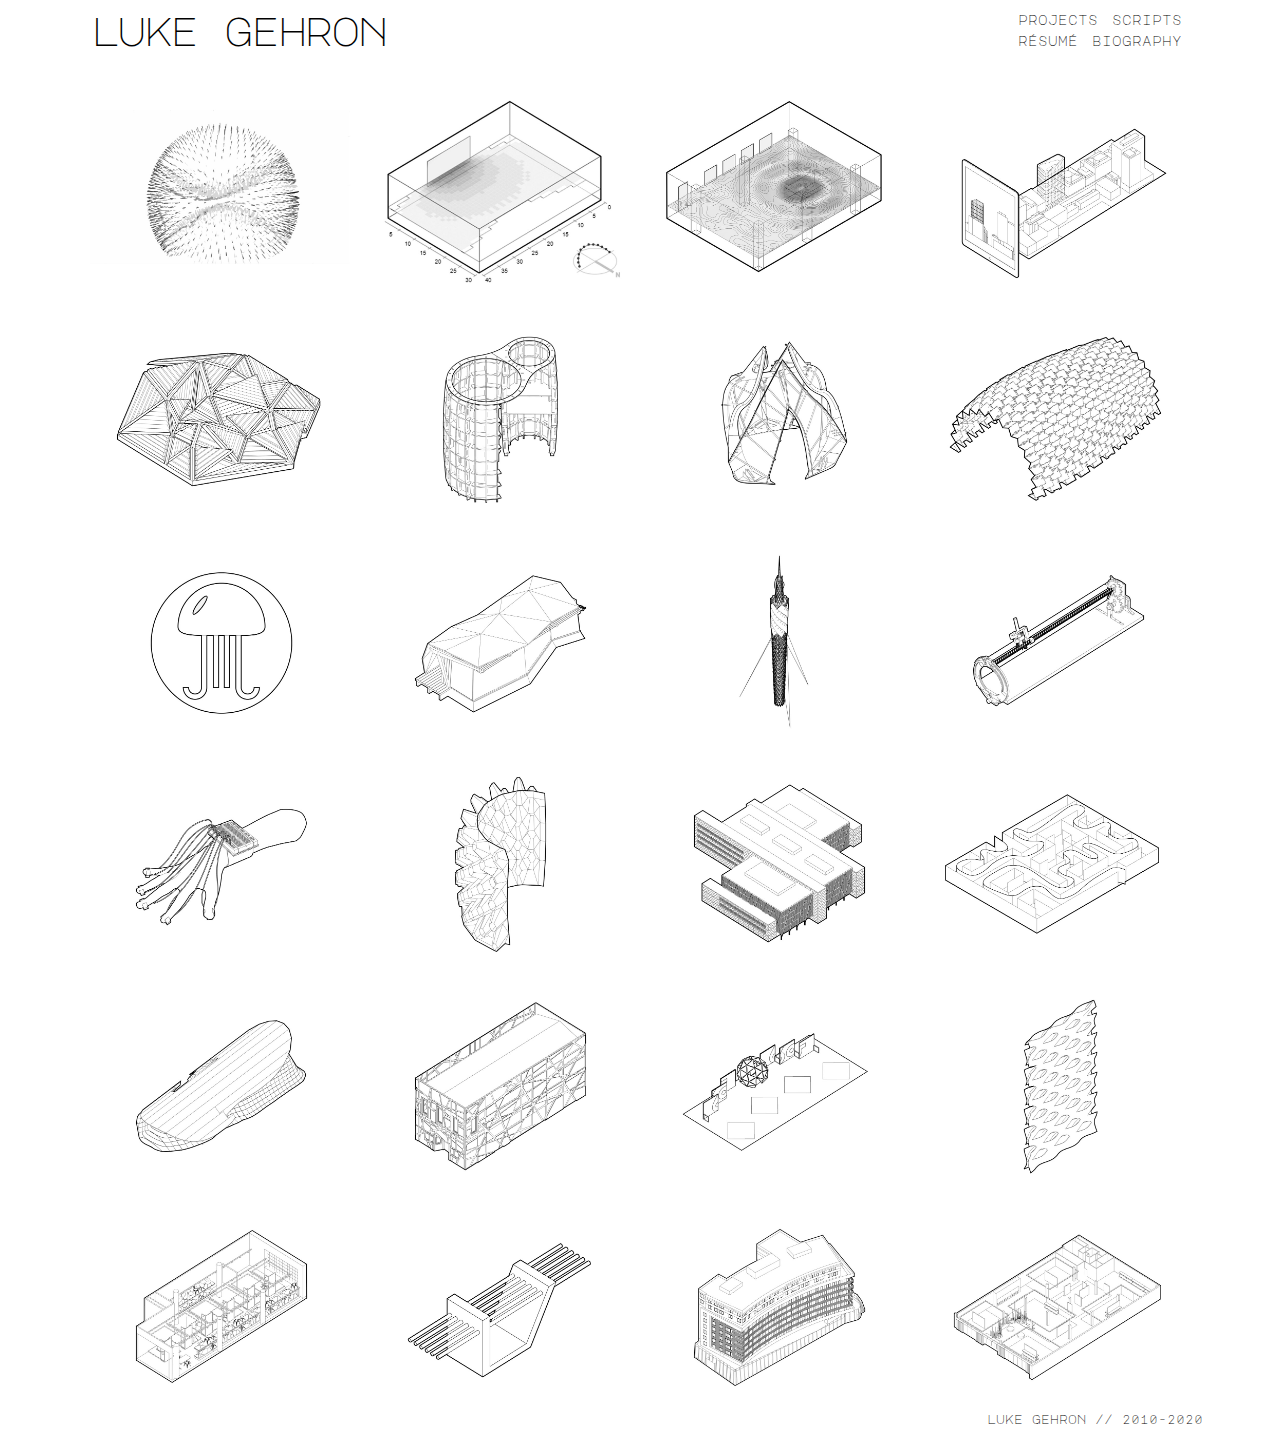
<file: index.html>
<!DOCTYPE html>
<html lang="en">

<head>
  <meta charset="UTF-8">
  <meta name="viewport" content="width=device-width, initial-scale=1.0">
  <link href="https://fonts.googleapis.com/css?family=Major+Mono+Display" rel="stylesheet">
  <title>LUKE GEHRON || PROJECTS</title>
  <style>
    @import url('project/css/styles.css');
    @import url('./nav.css');
    @import url('./print.css');
  </style>
</head>



<body>
  <div class="nav-container">
    <nav id="topBar">
      <span id="title" class="logo">luke gehron</span>
      <div class="right-menu" id="tableSpan">
        <table>
          <tr>
            <td>
              <a href="index.html">projects</a>
            </td>
            <td>
              <a href="#">scripts</a>
            </td>
          </tr>
        </table>
        <table>
          <tr>
            <td>
              <a href="#">résumé</a>
            </td>
            <td>
              <a href="bio.html">biography</a>
            </td>
          </tr>
        </table>
      </div>
    </nav>
  </div>



  <br><br><br><br>

  <section class="basic-grid">
    <div class="card">
      <div class="hovereffect">
        <img class="img-responsive" src="images/SoundSp1.jpg" alt="sound space">
        <div class="textover twoline">
          <a class="info" href="project/index.html">
            sound space
          </a>
        </div>
      </div>
    </div>
    <div class="card">
      <div class="hovereffect">
        <img class="img-responsive" src="images/SolarTool3.jpg" alt="solar comfort tool">
        <div class="textover threeline">
          <a class="info" href="#">
            solar comfort tool
          </a>
        </div>
      </div>
    </div>
    <div class="card">
      <div class="hovereffect">
        <img class="img-responsive" src="images/SoundSpace2.jpg" alt="acoustic analysis tool">
        <div class="textover threeline">
          <a class="info" href="#">
            acoustic analysis tool
          </a>
        </div>
      </div>
    </div>
    <div class="card">
      <div class="hovereffect">
        <img class="img-responsive" src="images/ARApp2.jpg" alt="bldg ballot">
        <div class="textover twoline">
          <a class="info" href="#">
            bldg ballot
          </a>
        </div>
      </div>
    </div>
    <div class="card">
      <div class="hovereffect">
        <img class="img-responsive" src="images/ACAW2.jpg" alt="ceramic hexture">
        <div class="textover twoline">
          <a class="info" href="#">
            ceramic hexture
          </a>
        </div>
      </div>
    </div>
    <div class="card">
      <div class="hovereffect">
        <img class="img-responsive" src="images/BookBooth1.jpg" alt="puzzle piece booth">
        <div class="textover threeline">
          <a class="info" href="#">
            puzzle piece booth
          </a>
        </div>
      </div>
    </div>
    <div class="card">
      <div class="hovereffect">
        <img class="img-responsive" src="images/Shelter1.jpg" alt="paper shelter">
        <div class="textover twoline">
          <a class="info" href="#">
            paper shelter
          </a>
        </div>
      </div>
    </div>
    <div class="card">
      <div class="hovereffect">
        <img class="img-responsive" src="images/Modular1.jpg" alt="modular pavilion">
        <div class="textover twoline">
          <a class="info" href="#">
            modular pavilion
          </a>
        </div>
      </div>
    </div>
    <div class="card">
      <div class="hovereffect">
        <img class="img-responsive" src="images/J3lly1.jpg" alt="j3lly: rhino contol">
        <div class="textover threeline">
          <a class="info" href="#">
            j3lly: rhino contol
          </a>
        </div>
      </div>
    </div>

    <div class="card">
      <div class="hovereffect">
        <img class="img-responsive" src="images/Cabins1.jpg" alt="hillside cabins">
        <div class="textover twoline">
          <a class="info" href="#">
            hillside cabins
          </a>
        </div>
      </div>
    </div>
    <div class="card">
      <div class="hovereffect">
        <img class="img-responsive" src="images/Tower1.jpg" alt="central park tower">
        <div class="textover threeline">
          <a class="info" href="#">
            central park tower
          </a>
        </div>
      </div>
    </div>
    <div class="card">
      <div class="hovereffect">
        <img class="img-responsive" src="images/Tattoo1.jpg" alt="digital tattoo machine">
        <div class="textover threeline">
          <a class="info" href="#">
            digital tattoo machine
          </a>
        </div>
      </div>
    </div>
    <div class="card">
      <div class="hovereffect">
        <img class="img-responsive" src="images/GloveKeyboard1.jpg" alt="glove keyboard">
        <div class="textover twoline">
          <a class="info" href="#">
            glove keyboard
          </a>
        </div>
      </div>
    </div>
    <div class="card">
      <div class="hovereffect">
        <img class="img-responsive" src="images/SoundPod1.jpg" alt="sound pod">
        <div class="textover twoline">
          <a class="info" href="#">
            sound pod
          </a>
        </div>
      </div>
    </div>
    <div class="card">
      <div class="hovereffect">
        <img class="img-responsive" src="images/Healthcare1.jpg" alt="health care clinic">
        <div class="textover threeline">
          <a class="info" href="#">
            health care clinic
          </a>
        </div>
      </div>
    </div>
    <div class="card">
      <div class="hovereffect">
        <img class="img-responsive" src="images/FlowPathSim1.jpg" alt="flow path tool">
        <div class="textover threeline">
          <a class="info" href="#">
            flow path tool
          </a>
        </div>
      </div>
    </div>
    <div class="card">
      <div class="hovereffect">
        <img class="img-responsive" src="images/Gallery1.jpg" alt="art gallery">
        <div class="textover twoline">
          <a class="info" href="#">
            art gallery
          </a>
        </div>
      </div>
    </div>
    <div class="card">
      <div class="hovereffect">
        <img class="img-responsive" src="images/Bookstore1.jpg" alt="bookstore">
        <div class="textover threeline">
          <a class="info" href="#"><br>
            bookstore
          </a>
        </div>
      </div>
    </div>
    <div class="card">
      <div class="hovereffect">
        <img class="img-responsive" src="images/Best1.jpg" alt="stage set">
        <div class="textover twoline">
          <a class="info" href="#">
            stage set
          </a>
        </div>
      </div>
    </div>
    <div class="card">
      <div class="hovereffect">
        <img class="img-responsive" src="images/Kayak1.jpg" alt="kayak center">
        <div class="textover twoline">
          <a class="info" href="#">
            kayak center
          </a>
        </div>
      </div>
    </div>
    <div class="card">
      <div class="hovereffect">
        <img class="img-responsive" src="images/DWRBoston1.jpg" alt="dwr boston">
        <div class="textover twoline">
          <a class="info" href="#">
            dwr boston
          </a>
        </div>
      </div>
    </div>
    <div class="card">
      <div class="hovereffect">
        <img class="img-responsive" src="images/Bench1.jpg" alt="concrete conduit bench">
        <div class="textover threeline">
          <a class="info" href="#">
            concrete conduit bench
          </a>
        </div>
      </div>
    </div>
    <div class="card">
      <div class="hovereffect">
        <img class="img-responsive" src="images/136Summit1.jpg" alt="136 summit ave">
        <div class="textover threeline">
          <a class="info" href="#">
            136 summit ave
          </a>
        </div>
      </div>
    </div>
    <div class="card">
      <div class="hovereffect">
        <img class="img-responsive" src="images/DWRGraphics1.jpg" alt="dwr studio grapics">
        <div class="textover threeline">
          <a class="info" href="#">
            dwr studio graphics
          </a>
        </div>
      </div>
    </div>


  </section>

  <div>

    <a href="#" style="float: right; margin-bottom: 6px;">luke gehron // 2010-2020</a>

  </div>

</body>

</html>
</file>
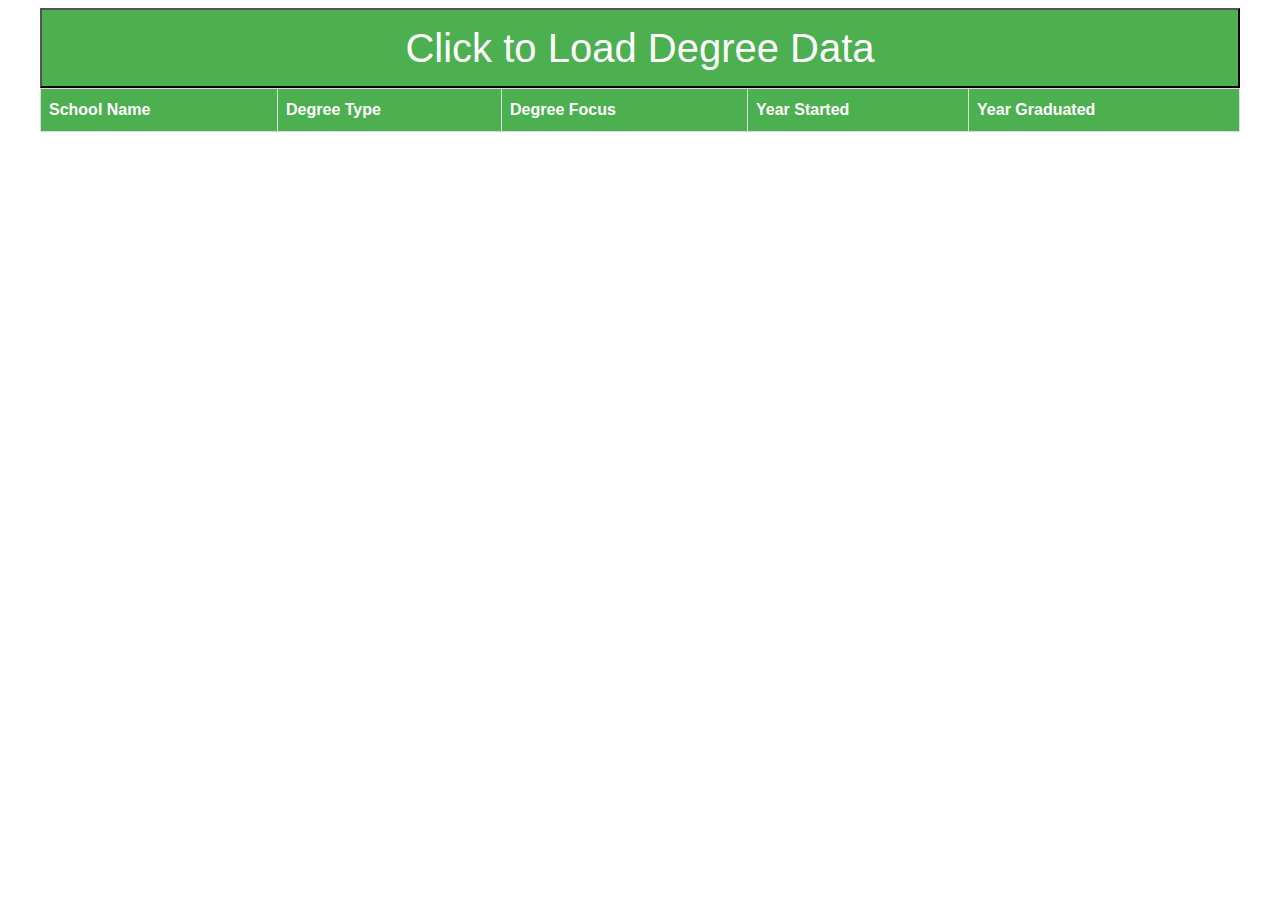
<file: degrees/index.html>
<!DOCTYPE html>
<html lang="en">
<head>
    <meta charset="UTF-8">
    <meta name="viewport" content="width=device-width, initial-scale=1.0">
    <title>CS601 HW 5</title>
    <link rel="stylesheet" type="text/css" href="style.css">
        

</head>
<body>
    <div class="buttonDiv">
        <button onclick="buttonclicked()">Click to Load Degree Data</button>
    </div>
    
    <table id="myTable">
        <tr>
            <th>
                School Name
            </th>
            <th>
                Degree Type
            </th>
            <th>
                Degree Focus
            </th>
            <th>
                Year Started
            </th>
            <th>
                Year Graduated
            </th>
        </tr>
    </table>

    <script src="script.js"></script>
    

    
    
</body>
</html>
</file>
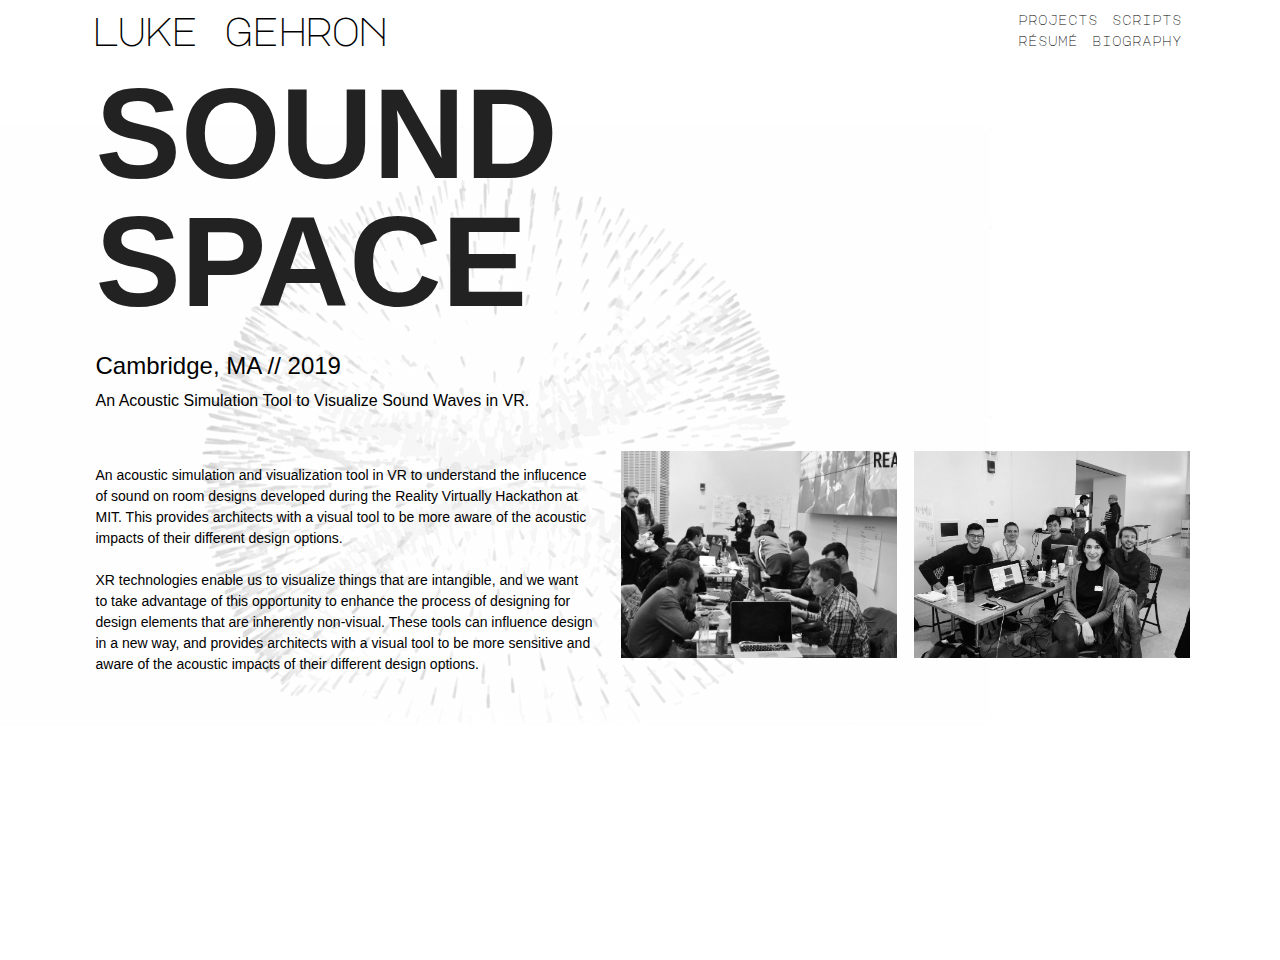
<file: project/index.html>
<!DOCTYPE html>
<html lang="en">

<head>
    <meta charset="UTF-8">
    <meta name="viewport" content="width=device-width, initial-scale=1.0">
    <title>SOUND SPACE</title>
    <link rel="stylesheet" href="css/styles.css">
    <link rel="stylesheet" href="../nav.css">
    <link rel="stylesheet" href="../print.css">
    <link href="https://fonts.googleapis.com/css?family=Major+Mono+Display" rel="stylesheet">
    <style>
        @media screen {
    
            .description::after {
                content: url(../images/SoundSp1.jpg);
                display: block;
            }
        }
    
        
    </style>
</head>



<body>
    <div class="nav-container">
      <nav id="topBar">
        <span id="title" class="logo">luke gehron</span>
        <div class="right-menu" id="tableSpan">
          <table>
            <tr>
              <td>
                <a href="../index.html">projects</a>
              </td>
              <td>
                <a href="#">scripts</a>
              </td>
            </tr>
          </table>
          <table>
            <tr>
              <td>
                <a href="#">résumé</a>
              </td>
              <td>
                <a href="../bio.html">biography</a>
              </td>
            </tr>
          </table>
        </div>
      </nav>
      <br><br><br><br><br>
    </div>
  




    <div class="main-grid">

        <main>
            <h1 class="title">Sound Space</h1>
            <span class="location">Cambridge, MA // 2019<br><br>
                <span class="what">An Acoustic Simulation Tool to Visualize Sound Waves in VR. 
                </span></span>
            <iframe width="100%" height="360px" src="https://www.youtube.com/embed/3bQfJdd1CYg"
                allow="accelerometer; encrypted-media; gyroscope; picture-in-picture" allowfullscreen style="filter:invert(100%) hue-rotate(.5turn) "
                frameborder="0px" class="primary-image"></iframe>
            <!-- <iframe src="https://player.vimeo.com/video/367768436" width="100%" height="360px" allowfullscreen class="primary-image" style="background-color: black;"></iframe> -->
            <div class="secondary-images">
                <img src="hack1.jpg" alt="" class="secondary-image">
                <img src="hack2.jpg" alt="" class="secondary-image">
            </div>
            <!-- <div class="tertiary-images">
                <img src="img/house.jpg" alt="" class="secondary-image">
                <img src="img/house.jpg" alt="" class="secondary-image">
            </div> -->

            <p class="description">An acoustic simulation and visualization tool in VR to understand the influcence of sound on room designs developed during the Reality Virtually Hackathon at MIT. 
                This provides architects with a visual tool to be more aware of the acoustic impacts of their different design options.<br><br>
                XR technologies enable us to visualize things that are intangible, and we want to take advantage of this opportunity to enhance the process of designing for design elements that are inherently non-visual. 
                These tools can influence design in a new way, and provides architects with a visual tool to be more sensitive and aware of the acoustic impacts of their different design options.
            
            </p>


        </main>

    </div>

</body>

</html>
</file>
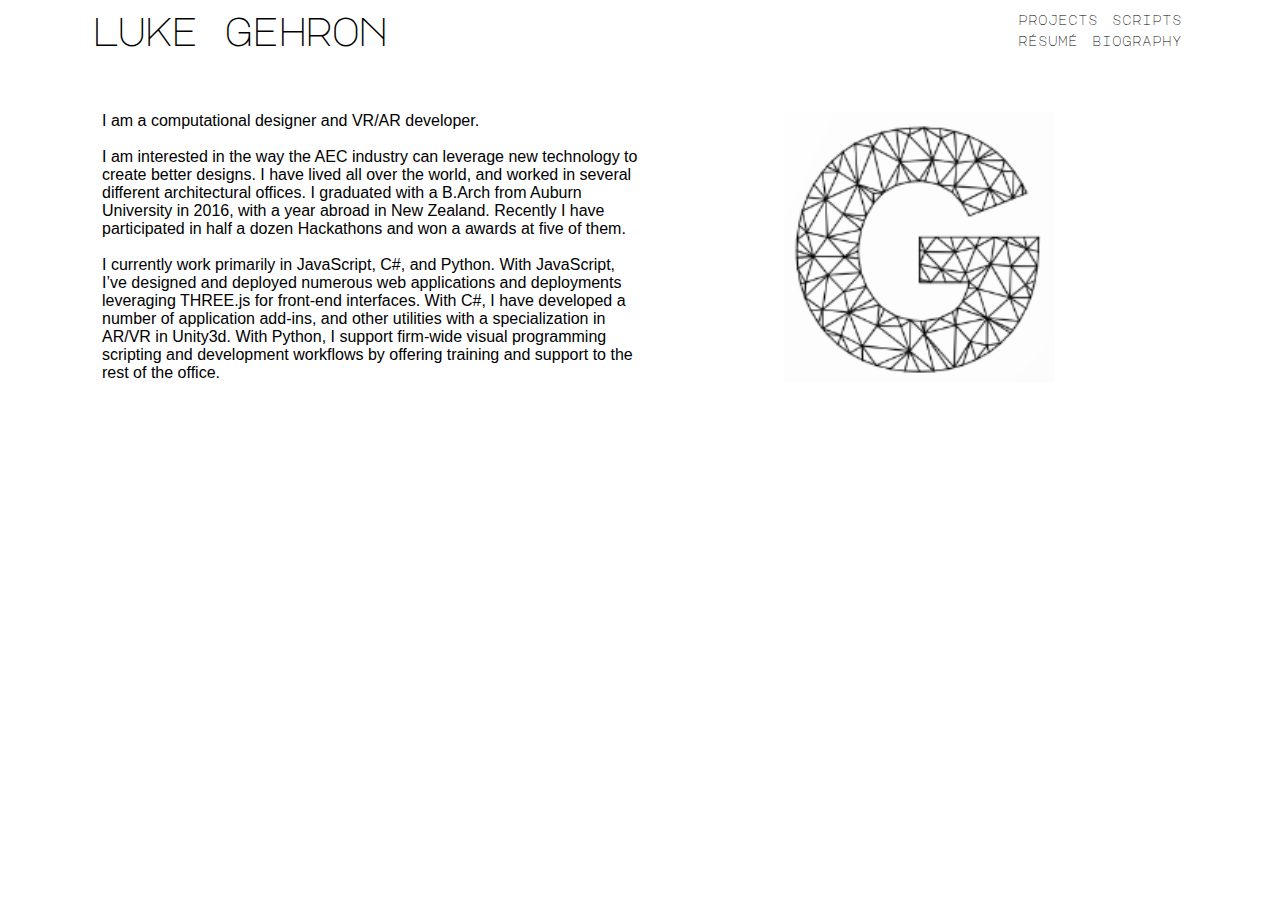
<file: bio.html>
<!DOCTYPE html>
<html lang="en">
<head>
  <meta charset="UTF-8">
  <meta name="viewport" content="width=device-width, initial-scale=1.0">
  <title>LUKE GEHRON || BIO</title>
  <link href="https://fonts.googleapis.com/css?family=Major+Mono+Display" rel="stylesheet">
    
  <style>
    @import url('project/css/styles.css');
    @import url('nav.css');
    @import url('print.css');

</style>
</head>
<body>
    <div class="nav-container">
      <nav id="topBar">
        <span id="title" class="logo">luke gehron</span>
        <div class="right-menu" id="tableSpan">
          <table>
            <tr>
              <td>
                <a href="index.html">projects</a>
              </td>
              <td>
                <a href="#">scripts</a>
              </td>
            </tr>
          </table>
          <table>
            <tr>
              <td>
                <a href="#">résumé</a>
              </td>
              <td>
                <a href="bio.html">biography</a>
              </td>
            </tr>
          </table>
        </div>
      </nav>
    </div>
  


  <br><br><br><br>



  <div class="basic-grid1">
    
    <!-- <h3>ABOUT</h3> -->
    <p class="about">
      I am a computational designer and VR/AR developer. <br><br>

      I am interested in the way the AEC industry can leverage new technology to create better designs.
      I have lived all over the world, and worked in several different architectural offices. 
      I graduated with a B.Arch from Auburn University in 2016, with a year abroad in New Zealand.
      Recently I have participated in half a dozen Hackathons and won a awards at five of them. <br><br>
    
      I currently work primarily in JavaScript, C#, and Python. 
      With JavaScript, I’ve designed and deployed numerous web applications and deployments leveraging THREE.js for front-end interfaces. 
      With C#, I have developed a number of application add-ins, and other utilities with a specialization in AR/VR in Unity3d. 
      With Python, I support firm-wide visual programming scripting and development workflows by offering training and support to the rest of the office.
    </p>
    <img src="imgs/logo.png" alt="logo" width="50%">
  </div>
  
</body>
</html>
</file>
<file: degrees/style.css>
button{
    width: 100%;
    max-width: 1200px;
    justify-content: center;
    margin: auto;

    background-color: #4CAF50;
    height:80px;
    font-family: "Trebuchet MS", Arial, Helvetica, sans-serif;
    color: white;
    font-size: 40px;
  }
  .buttonDiv{
      width: 100%;
    justify-content: center;
    vertical-align: middle;
    text-align: center;
    margin: auto;
    float:right;
    height:80px;
  }
  #myTable {
    font-family: "Trebuchet MS", Arial, Helvetica, sans-serif;
    border-collapse: collapse;
    width: 100%;
    max-width: 1200px;
    justify-content: center;
    margin: auto;
    margin-top: 50px;
  }
  
  #myTables td, #myTable th {
    border: 1px solid #ddd;
    padding: 8px;
  }
  
  #myTable tr:hover {background-color: #ddd;}
  
  #myTable th {
    padding-top: 12px;
    padding-bottom: 12px;
    text-align: left;
    background-color: #4CAF50;
    color: white;
  }
</file>
<file: project/css/styles.css>
*,
*::before,
*::after {
  box-sizing: border-box;
}


body {
  margin: 1em;
  font-family: sans-serif;
  max-width: 1125px;
  margin: auto;
}

img {
  max-width: 100%;
}


.title {
  color: #222;
  text-transform: uppercase;
  margin: 0;
  line-height: 1;
  font-size: clamp(4rem, 10vw, 8rem);
  z-index: 2;
}

.location {
  margin: 0;
  font-size: 1.5rem;
  line-height: 1rem;
  margin-bottom: 1.5em;
}

.what {
  margin: 0;
  font-size: 1rem;
  line-height: 1rem;
  margin-bottom: 1.5em;
}

.secondary-images {
  display: flex;
  gap: 0.5em;
  margin-top: 0.5em;
  max-width: 100%;
  height: auto;
}

.tertiary-images {
  display: flex;
  gap: 0.5em;
  margin-top: 0.5em;
}

.secondary-image{
  width: min(49%, 400px);
  margin-right: 2%;
  max-width: 100%;
  height: auto;
  filter: grayscale(1);
}



.main-grid{
  line-height: 1.5;
}

@media (min-width: 768px) {

  .main-grid {
    display: grid;
    grid-template-columns:
      minmax(1em, 1fr)
      repeat(2, minmax(10rem, 35rem))
      minmax(5rem, 10rem)
      minmax(1em, 1fr);
    gap: 0.5em;
    position: relative;
  }


  main {
    grid-column: 2 / 5;
    display: grid;
    grid-auto-flow: dense;
  }

  .title {
    grid-column: 1 / 3;
    grid-row: 1;
  }

  .description {
    grid-column: 1;
    padding-right: 2em;
    font-size: 14px;
    margin-top: 20px;
    grid-row: 5 / 7;
  }

  .location,
  .what {
    line-height: 1rem;
    grid-column: 1;
    padding-right: 2em;
    margin-top: 2rem;
  }

  .description::after {
    font-size: 50vw;
    position: absolute;
    opacity: 0.2;
    z-index: -100;
    line-height: 1;
    left: -0.15em;
    top: 0;
  }

  .primary-image {
    grid-column: 2 / 4;
    grid-row: 1 / span 4;
    z-index: 1;
    height: max(300px, 100%);
    width: 100%;
    max-height: 500px;
    width: min(100%, 1000px);
    object-fit: cover;
  }

  .secondary-image{
    width: min(49%, 400px);
    max-width: 100%;
    height: auto;
    object-fit: cover
  }

  .secondary-images {
    grid-row: 5 ;
    top: 0.5em;
    grid-column: 2 / 4;
    margin-top: 0.5em;
    width: 100%;
    object-fit: cover;
    
  }

  .tertiary-images {
    grid-row: 6 ;
    top: 0.5em;
    grid-column: 2 / 4;
    margin-top: 0.5em;
    width: 100%;
    object-fit: cover
  }
}

@media (min-width: 1200px) {
  main::after {
    grid-column: 3 / 4;
  }

  .secondary-images {
    grid-column: 2 / 4;
  }

  .tertiary-images {
    grid-column: 2 / 4;
  }
}



.basic-grid {
  display: grid;
  gap: 1rem;
  grid-template-columns: repeat(auto-fill, minmax(240px, 1fr));
  max-width: 1100px;
  margin: auto;
  margin-top: 40px;
  align-items: center;
  justify-items: center;
}

.card{
align-self: center;
align-content: center;
}

#name {
text-align: justify;
}

#about {
text-align: justify;
font-size: 12px;
}

.hovereffect {
width: 100%;
height: 100%;
overflow: hidden;
position: relative;
}

.hovereffect .textover {
width: 100%;
height: 100%;
position: absolute;
overflow: hidden;
background-color: rgba(255, 255, 255, 0.9);
opacity: 0;
}

.hovereffect:hover .textover {
opacity: 1;
top: 0px;
border-style: none;
text-align: center;
}

.threeline {
padding-top: 0px;
}


.twoline {
padding-top: 10%;
}

.info {
font-size: 68px;
line-height: 150%;
vertical-align: middle;
}


@media (min-width: 512px) {
.hovereffect a.info {
  font-size: 40px;
  line-height: 150%;
  vertical-align: middle;
}
}


@media (min-width: 768px) {
.hovereffect a.info {
  font-size: 40px;
  line-height: 150%;
  vertical-align: middle;
}
}


@media (min-width: 992px) {
.hovereffect a.info {
  font-size: 40px;
  line-height: 150%;
  vertical-align: middle;
}
}


@media (min-width: 1200px) {
.hovereffect a.info {
  font-size: 40px;
  line-height: 150%;
  vertical-align: middle;
}
}

h3 {
font-family: 'Major Mono Display', monospace;
font-size: 40px;
color: #000;
}


.about{
  max-width: 600px;
  font-size: 16px;
}

.basic-grid1 {
    display: grid;
    /* gap: 1rem; */
    /* grid-template-columns: 1fr 1fr; */
    max-width: 1100px;
    margin: auto;
    margin-top: 40px;
    padding-left: 1em;
    align-items: center;
    justify-items: center;

    /* display: grid; */
    grid-template-columns:
      minmax(1em, 1fr)
      minmax(1em, 1fr);
    gap: 0.5em;
    position: relative;
 }
</file>
<file: nav.css>
body {
  font-size: 12px;
}

h6 {
  font-size: 13px;
  text-align: justify;
}

h5 {
  font-size: 17px;
}


a:link {
  text-decoration: none;
  font-family: 'Major Mono Display', monospace;
  color: black;
}

a:visited {
  text-decoration: none;
  font-family: 'Major Mono Display', monospace;
  color: black;
}


a:hover {
  text-decoration: none;
  font-family: 'Major Mono Display', monospace;
}


a:active {
  text-decoration: none;
  font-family: 'Major Mono Display', monospace;
  color: black;
}

.nav-item {
  font-family: 'Major Mono Display', monospace;
  color: black;
}

#title {
  font-size: 40px;
  font-family: 'Major Mono Display', monospace;
  min-width: 300px;
  letter-spacing: -0.08em;
}





.right-menu {
  grid-column: 3;
  text-align: right;
}

.logo {
  grid-column: 1;
}

.nav-container {
  
  max-width: 1100px;
  margin: auto;
  
}


nav {
  margin: 0 auto;
  display: grid;
  grid-template-columns: 1fr 2fr 1fr;
}

nav a {
  padding: 3px 5px 3px 5px;
    text-decoration: underline;
    font-family: 'Oswald', sans-serif;
    transition: .3s all ease-in-out;
  }
  
  nav a:hover {
    color: white !important;
    background-color: #000;
    font-weight: 700;
    text-transform: uppercase;
  }

  #topBar{
    position:fixed;
    max-width: 1100px;
    z-index: 3;
    top:0px;
    padding: 10px 0px 10px 0px;
    background-color: #fff;
  }


  table {
    width: auto;
    margin-right: 0px;
    margin-left: auto;
  }
  
  
  
  #tableSpan{
    font-size: 13px;  
    vertical-align: middle; 
    text-align: right;
  }
</file>
<file: print.css>
@media print {
  body{
    margin-top: -60px;
  }
  .basic-grid{
    grid-template-columns: repeat(auto-fill, minmax(136px, 1fr));
  }  
  .nav-container{
    visibility: hidden;
  }
}
</file>
